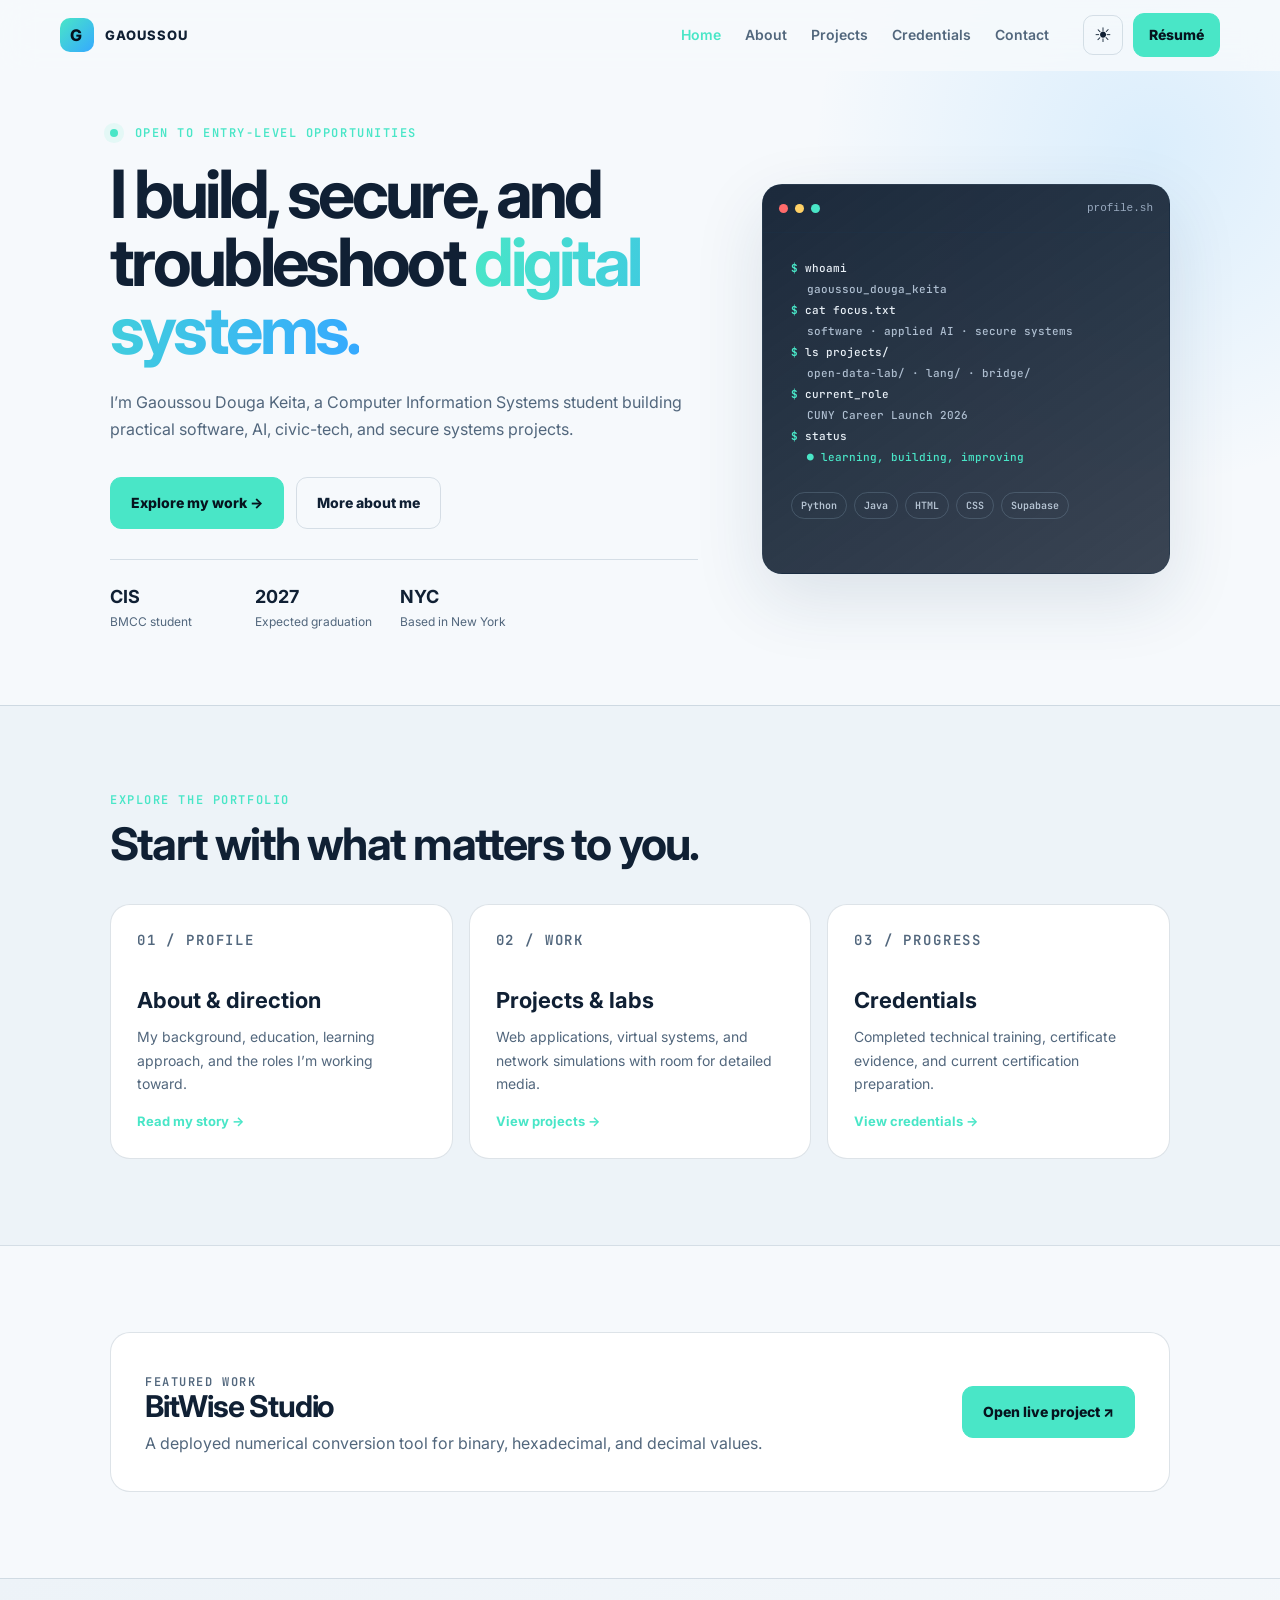
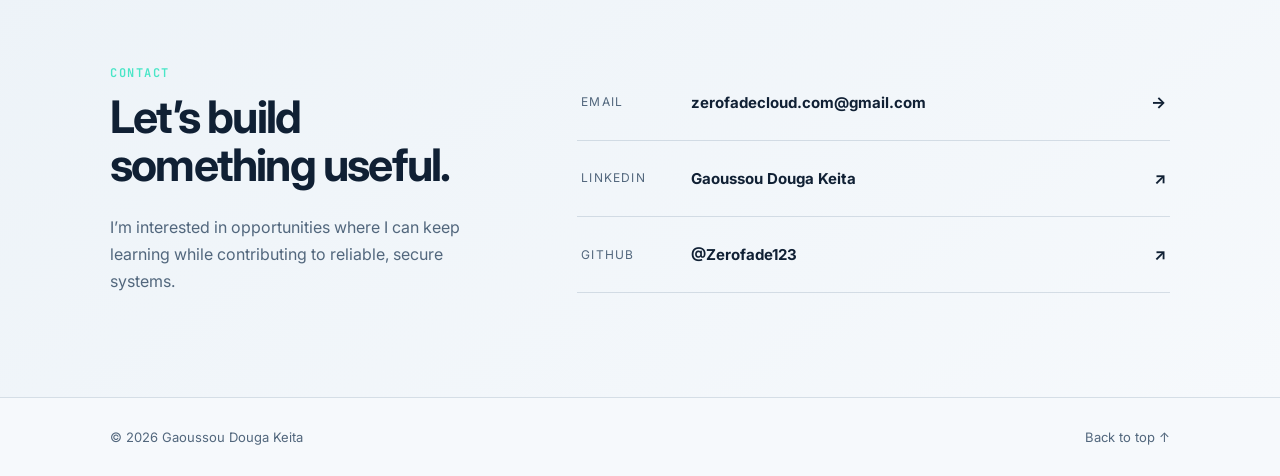
<file: index.html>
<!doctype html><html lang="en"><head><meta charset="utf-8"><meta name="viewport" content="width=device-width,initial-scale=1"><meta name="description" content="Portfolio of Gaoussou Douga Keita, a CIS student focused on networking, cybersecurity, Linux, and IT support."><meta name="theme-color" content="#07111f"><meta property="og:title" content="Gaoussou Douga Keita | Cybersecurity & Networking"><meta property="og:description" content="Hands-on networking, cybersecurity, Linux, and web projects."><meta property="og:type" content="website"><meta property="og:url" content="https://www.zerofadecloud.com/"><title>Gaoussou Douga Keita | Cybersecurity & Networking</title><link rel="preconnect" href="https://fonts.googleapis.com"><link rel="preconnect" href="https://fonts.gstatic.com" crossorigin><link href="https://fonts.googleapis.com/css2?family=Inter:wght@400;500;600;700;800&family=JetBrains+Mono:wght@500;600&display=swap" rel="stylesheet"><link rel="stylesheet" href="Zerofade.css?v=07d5b0f"><link rel="stylesheet" href="refinements.css?v=07d5b0f"><link rel="stylesheet" href="multipage.css?v=07d5b0f"><script src="Script.js?v=07d5b0f" defer></script></head><body><a class="skip-link" href="#main-content">Skip to content</a>
<header class="site-header" id="top"><div class="nav-wrap"><a class="brand" href="index.html" aria-label="Gaoussou Douga Keita, home"><span class="brand-mark">G</span><span>Gaoussou</span></a><button class="nav-toggle" id="nav-toggle" type="button" aria-expanded="false" aria-controls="main-nav"><span class="sr-only">Open navigation</span><span></span><span></span><span></span></button><nav class="nav" id="main-nav" aria-label="Primary navigation"><a href="index.html" aria-current="page">Home</a><a href="about.html">About</a><a href="projects.html">Projects</a><a href="credentials.html">Credentials</a><a href="#contact">Contact</a></nav><div class="nav-actions"><button class="icon-button" id="theme-toggle" type="button" aria-label="Switch theme">☾</button><a class="button button-small" href="resume.html">Résumé</a></div></div></header>
<main id="main-content"><section class="hero" aria-labelledby="hero-title"><div class="hero-glow" aria-hidden="true"></div><div class="shell hero-grid"><div class="hero-copy reveal"><p class="eyebrow"><span class="status-dot"></span> Open to entry-level opportunities</p><h1 id="hero-title">I build, secure, and troubleshoot <span>digital systems.</span></h1><p class="hero-lead">I’m Gaoussou Douga Keita, a Computer Information Systems student building practical software, AI, civic-tech, and secure systems projects.</p><div class="button-row"><a class="button" href="projects.html">Explore my work →</a><a class="button button-ghost" href="about.html">More about me</a></div><ul class="quick-facts"><li><strong>CIS</strong><span>BMCC student</span></li><li><strong>2027</strong><span>Expected graduation</span></li><li><strong>NYC</strong><span>Based in New York</span></li></ul></div><div class="hero-panel terminal-panel reveal"><div class="panel-top"><span></span><span></span><span></span><code>profile.sh</code></div><div class="terminal" aria-hidden="true"><p><b>$</b> whoami</p><p class="output">gaoussou_douga_keita</p><p><b>$</b> cat focus.txt</p><p class="output">software · applied AI · secure systems</p><p><b>$</b> ls projects/</p><p class="output">open-data-lab/ · lang/ · bridge/</p><p><b>$</b> current_role</p><p class="output">CUNY Career Launch 2026</p><p><b>$</b> status</p><p class="success">● learning, building, improving</p></div><div class="terminal-summary"><span>Python</span><span>Java</span><span>HTML</span><span>CSS</span><span>Supabase</span></div></div></div></section>
<section class="section section-alt"><div class="shell reveal"><p class="section-kicker">Explore the portfolio</p><h2>Start with what matters to you.</h2><div class="overview-grid"><a class="overview-card" href="about.html"><p class="project-number">01 / Profile</p><h3>About & direction</h3><p>My background, education, learning approach, and the roles I’m working toward.</p><b>Read my story →</b></a><a class="overview-card" href="projects.html"><p class="project-number">02 / Work</p><h3>Projects & labs</h3><p>Web applications, virtual systems, and network simulations with room for detailed media.</p><b>View projects →</b></a><a class="overview-card" href="credentials.html"><p class="project-number">03 / Progress</p><h3>Credentials</h3><p>Completed technical training, certificate evidence, and current certification preparation.</p><b>View credentials →</b></a></div></div></section>
<section class="section"><div class="shell reveal"><div class="compact-contact"><div><p class="section-kicker">Featured work</p><h2>BitWise Studio</h2><p>A deployed numerical conversion tool for binary, hexadecimal, and decimal values.</p></div><a class="button" href="https://bitwise-studio.zerofadecloud.com" target="_blank" rel="noopener noreferrer">Open live project ↗</a></div></div></section>
<section class="section contact-section" id="contact"><div class="shell contact-grid reveal"><div><p class="section-kicker">Contact</p><h2>Let’s build something useful.</h2><p>I’m interested in opportunities where I can keep learning while contributing to reliable, secure systems.</p></div><div class="contact-links"><a href="mailto:zerofadecloud.com@gmail.com"><span>Email</span><strong>zerofadecloud.com@gmail.com</strong><b>→</b></a><a href="https://www.linkedin.com/in/gaoussou-douga-keita-6548b4396" target="_blank" rel="noopener noreferrer"><span>LinkedIn</span><strong>Gaoussou Douga Keita</strong><b>↗</b></a><a href="https://github.com/Zerofade123" target="_blank" rel="noopener noreferrer"><span>GitHub</span><strong>@Zerofade123</strong><b>↗</b></a></div></div></section></main><footer><div class="shell"><p>© <span id="year">2026</span> Gaoussou Douga Keita</p><a href="#top">Back to top ↑</a></div></footer></body></html>
</file>
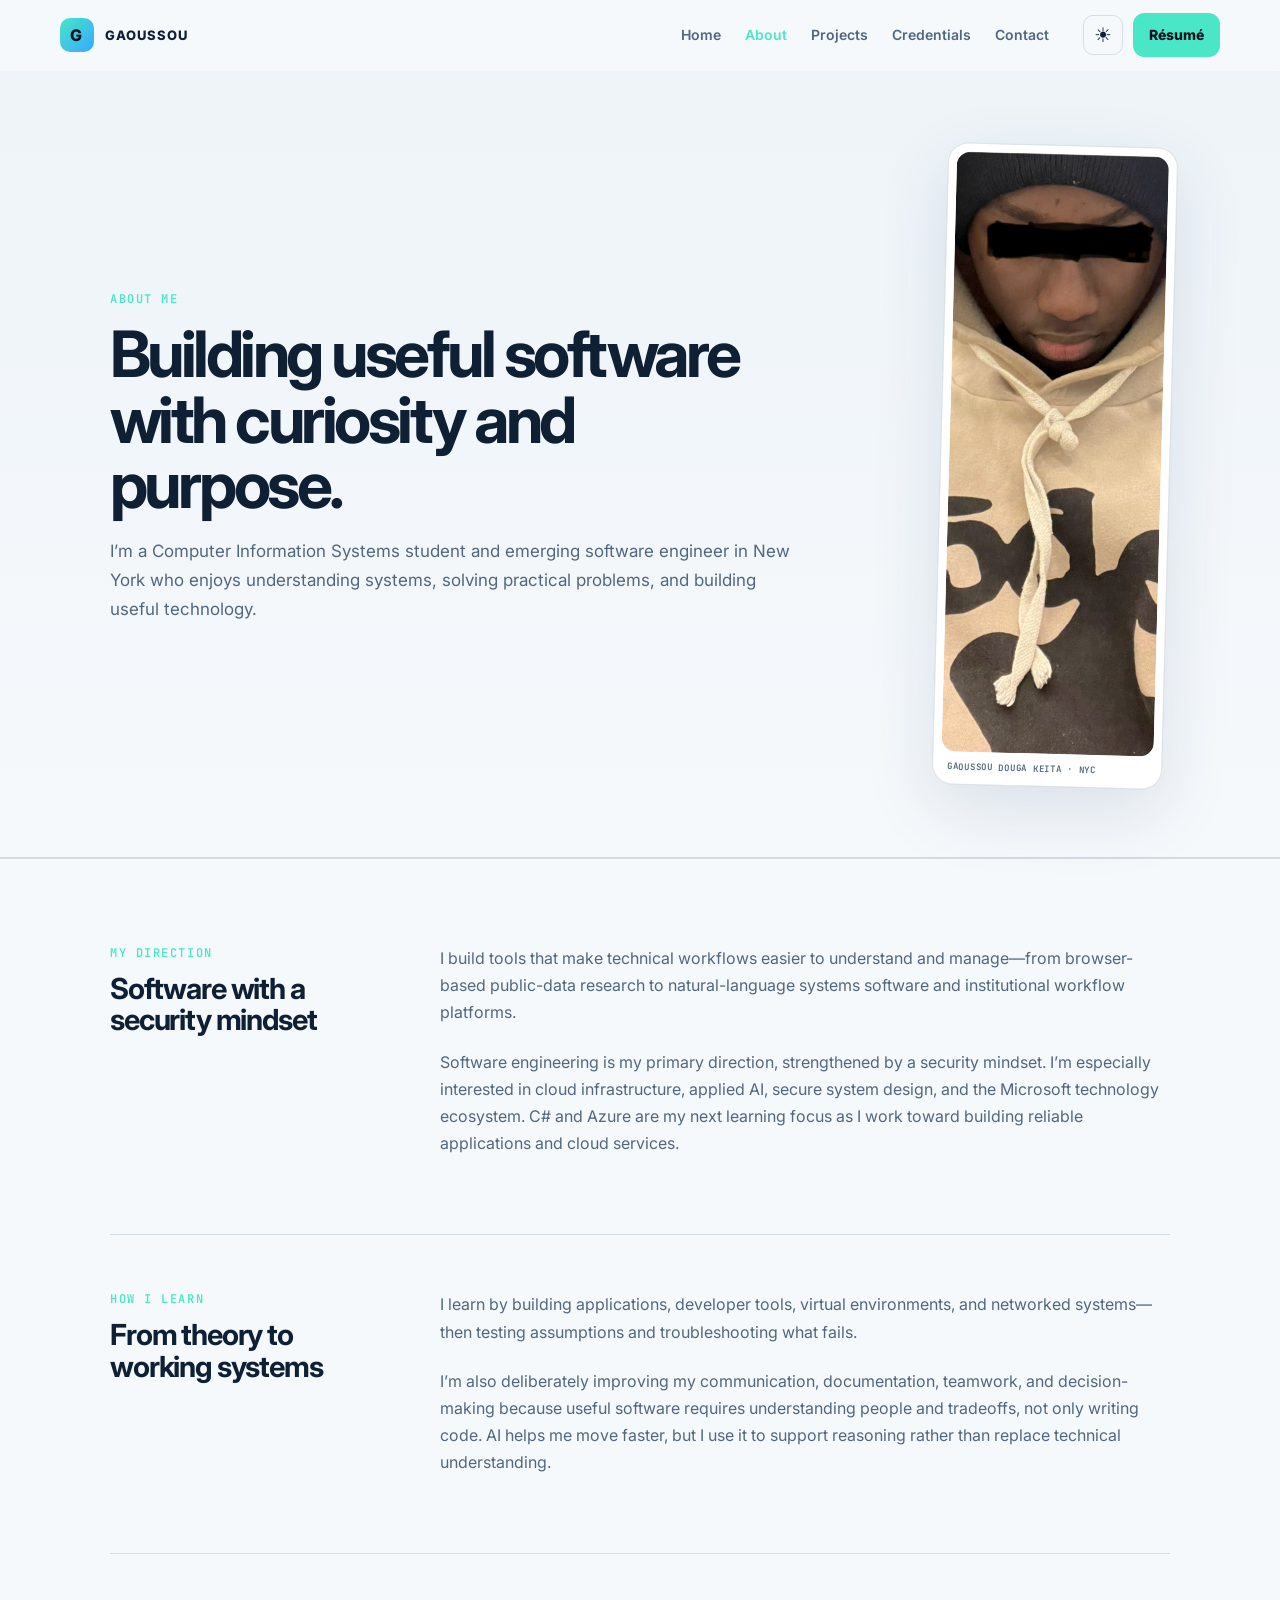
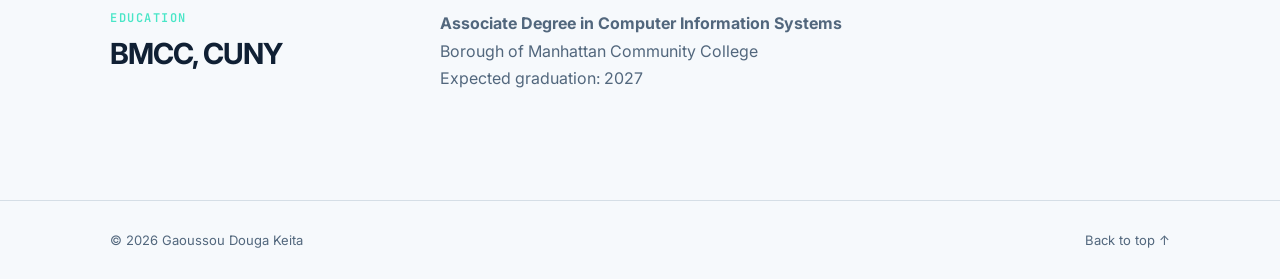
<file: about.html>
<!doctype html><html lang="en"><head><meta charset="utf-8"><meta name="viewport" content="width=device-width,initial-scale=1"><meta name="description" content="Learn about Gaoussou Douga Keita's path in software engineering, cloud systems, applied AI, and cybersecurity."><title>About | Gaoussou Douga Keita</title><link rel="preconnect" href="https://fonts.googleapis.com"><link rel="preconnect" href="https://fonts.gstatic.com" crossorigin><link href="https://fonts.googleapis.com/css2?family=Inter:wght@400;500;600;700;800&family=JetBrains+Mono:wght@500;600&display=swap" rel="stylesheet"><link rel="stylesheet" href="Zerofade.css?v=07d5b0f"><link rel="stylesheet" href="refinements.css?v=07d5b0f"><link rel="stylesheet" href="multipage.css?v=07d5b0f"><script src="Script.js?v=07d5b0f" defer></script></head><body><a class="skip-link" href="#main-content">Skip to content</a>
<header class="site-header" id="top"><div class="nav-wrap"><a class="brand" href="index.html"><span class="brand-mark">G</span><span>Gaoussou</span></a><button class="nav-toggle" id="nav-toggle" type="button" aria-expanded="false" aria-controls="main-nav"><span class="sr-only">Open navigation</span><span></span><span></span><span></span></button><nav class="nav" id="main-nav" aria-label="Primary navigation"><a href="index.html">Home</a><a href="about.html" aria-current="page">About</a><a href="projects.html">Projects</a><a href="credentials.html">Credentials</a><a href="index.html#contact">Contact</a></nav><div class="nav-actions"><button class="icon-button" id="theme-toggle" type="button" aria-label="Switch theme">☾</button><a class="button button-small" href="resume.html">Résumé</a></div></div></header>
<main id="main-content"><section class="page-hero about-hero"><div class="shell about-hero-grid reveal"><div><p class="section-kicker">About me</p><h1>Building useful software with curiosity and purpose.</h1><p>I’m a Computer Information Systems student and emerging software engineer in New York who enjoys understanding systems, solving practical problems, and building useful technology.</p></div><figure class="about-portrait"><img src="Zerofade no background.jpeg" alt="Portrait of Gaoussou Douga Keita" width="400" height="600"><figcaption>Gaoussou Douga Keita · NYC</figcaption></figure></div></section><section class="section"><div class="shell content-stack reveal"><article class="content-row"><div><p class="section-kicker">My direction</p><h2>Software with a security mindset</h2></div><div class="prose"><p>I build tools that make technical workflows easier to understand and manage—from browser-based public-data research to natural-language systems software and institutional workflow platforms.</p><p>Software engineering is my primary direction, strengthened by a security mindset. I’m especially interested in cloud infrastructure, applied AI, secure system design, and the Microsoft technology ecosystem. C# and Azure are my next learning focus as I work toward building reliable applications and cloud services.</p></div></article><article class="content-row"><div><p class="section-kicker">How I learn</p><h2>From theory to working systems</h2></div><div class="prose"><p>I learn by building applications, developer tools, virtual environments, and networked systems—then testing assumptions and troubleshooting what fails.</p><p>I’m also deliberately improving my communication, documentation, teamwork, and decision-making because useful software requires understanding people and tradeoffs, not only writing code. AI helps me move faster, but I use it to support reasoning rather than replace technical understanding.</p></div></article><article class="content-row"><div><p class="section-kicker">Education</p><h2>BMCC, CUNY</h2></div><div class="prose"><p><strong>Associate Degree in Computer Information Systems</strong><br>Borough of Manhattan Community College<br>Expected graduation: 2027</p></div></article></div></section></main><footer><div class="shell"><p>© <span id="year">2026</span> Gaoussou Douga Keita</p><a href="#top">Back to top ↑</a></div></footer></body></html>
</file>
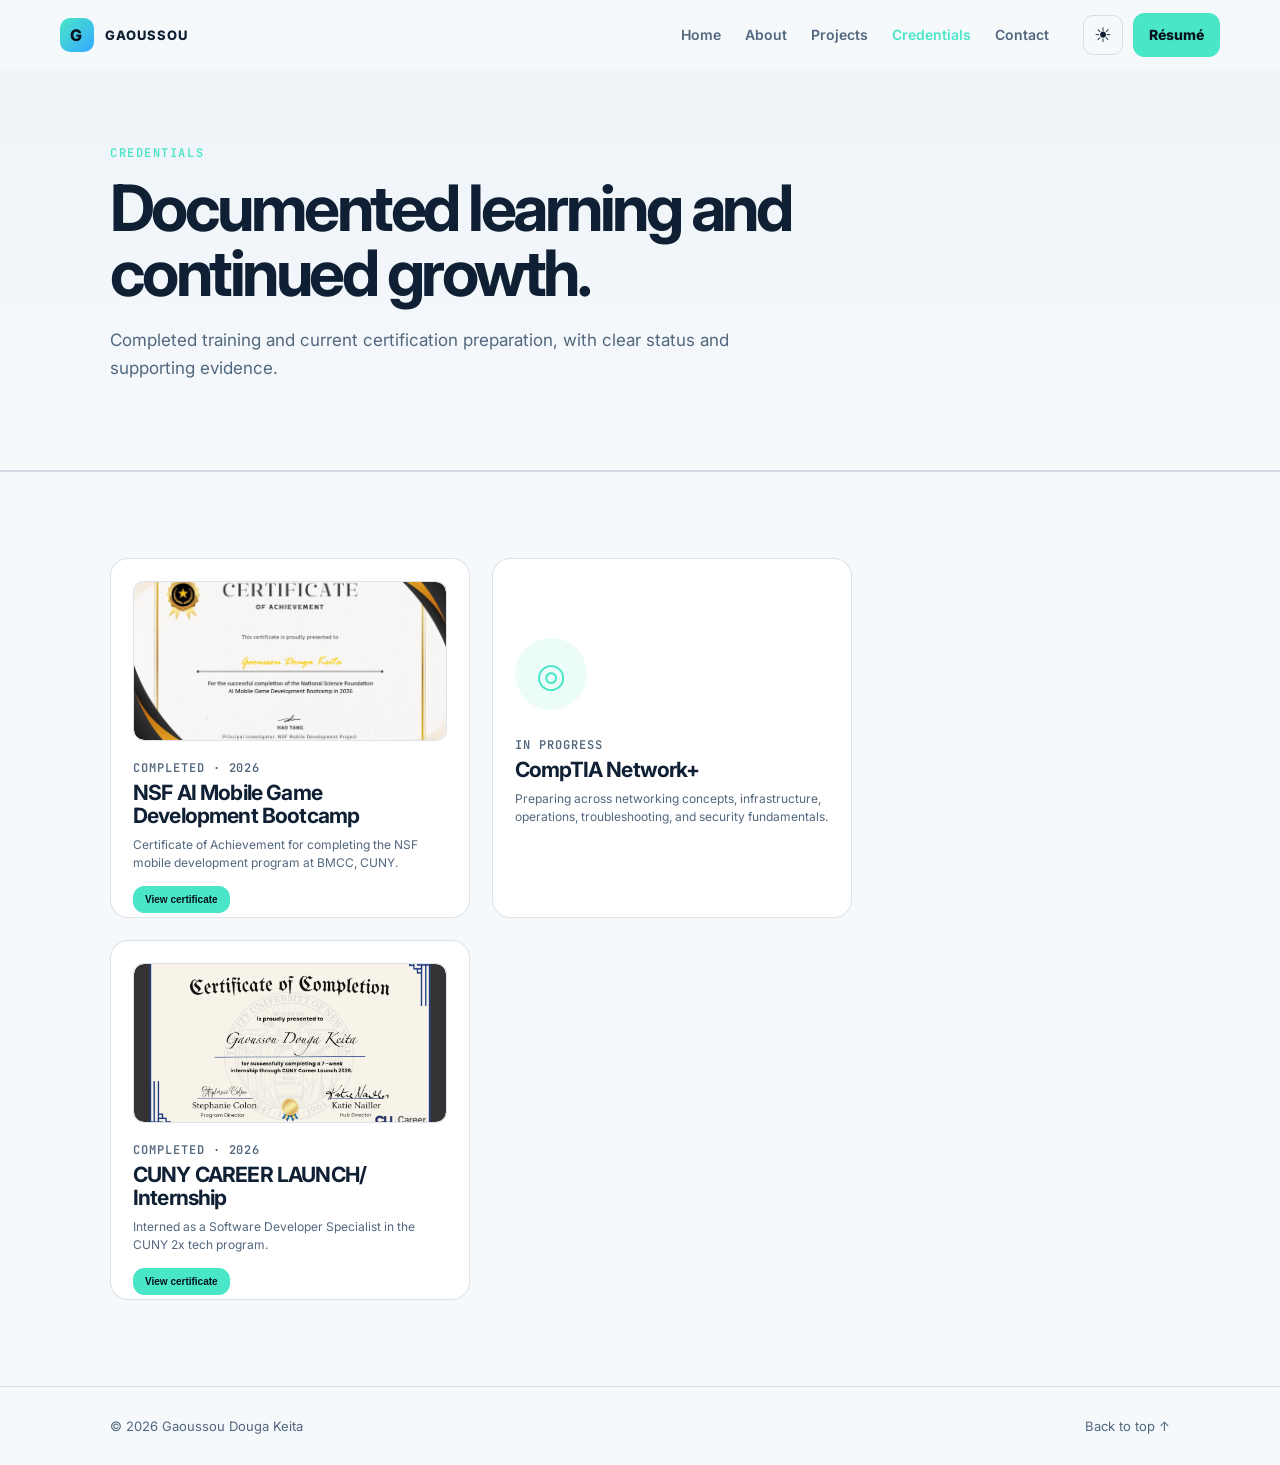
<file: credentials.html>
<!doctype html><html lang="en"><head><meta charset="utf-8"><meta name="viewport" content="width=device-width,initial-scale=1"><meta name="description" content="Certifications and technical training completed by Gaoussou Douga Keita."><title>Credentials | Gaoussou Douga Keita</title><link rel="preconnect" href="https://fonts.googleapis.com"><link rel="preconnect" href="https://fonts.gstatic.com" crossorigin><link href="https://fonts.googleapis.com/css2?family=Inter:wght@400;500;600;700;800&family=JetBrains+Mono:wght@500;600&display=swap" rel="stylesheet"><link rel="stylesheet" href="Zerofade.css?v=07d5b0f"><link rel="stylesheet" href="refinements.css?v=07d5b0f"><link rel="stylesheet" href="multipage.css?v=07d5b0f"><script src="Script.js?v=07d5b0f" defer></script></head><body><a class="skip-link" href="#main-content">Skip to content</a>
<header class="site-header" id="top"><div class="nav-wrap"><a class="brand" href="index.html"><span class="brand-mark">G</span><span>Gaoussou</span></a><button class="nav-toggle" id="nav-toggle" type="button" aria-expanded="false" aria-controls="main-nav"><span class="sr-only">Open navigation</span><span></span><span></span><span></span></button><nav class="nav" id="main-nav"><a href="index.html">Home</a><a href="about.html">About</a><a href="projects.html">Projects</a><a href="credentials.html" aria-current="page">Credentials</a><a href="index.html#contact">Contact</a></nav><div class="nav-actions"><button class="icon-button" id="theme-toggle" type="button" aria-label="Switch theme">☾</button><a class="button button-small" href="resume.html">Résumé</a></div></div></header>
<main id="main-content"><section class="page-hero"><div class="shell reveal"><p class="section-kicker">Credentials</p><h1>Documented learning and continued growth.</h1><p>Completed training and current certification preparation, with clear status and supporting evidence.</p></div></section><section class="section"><div class="shell credentials-page-grid reveal" id="credentials-grid" aria-live="polite"><p class="content-loading">Loading credentials…</p></div><noscript><p class="content-error">JavaScript is required to display credentials.</p></noscript></section></main><footer><div class="shell"><p>© <span id="year">2026</span> Gaoussou Douga Keita</p><a href="#top">Back to top ↑</a></div></footer><dialog class="media-dialog" id="certificate-dialog" aria-labelledby="certificate-title"><div class="dialog-bar"><div><p class="credential-type" id="certificate-meta">Certificate</p><h2 id="certificate-title">Credential</h2></div><button class="dialog-close" type="button" data-dialog-close aria-label="Close certificate viewer">×</button></div><div class="dialog-media"><img id="certificate-image" src="AI mobile game developement CERT.jpeg" alt="Certificate awarded to Gaoussou Douga Keita" width="1284" height="965"></div><div class="dialog-actions"><p id="certificate-issuer"></p><a class="button button-small" id="certificate-download" href="AI mobile game developement CERT.jpeg" download>Download image</a></div></dialog></body></html>
</file>
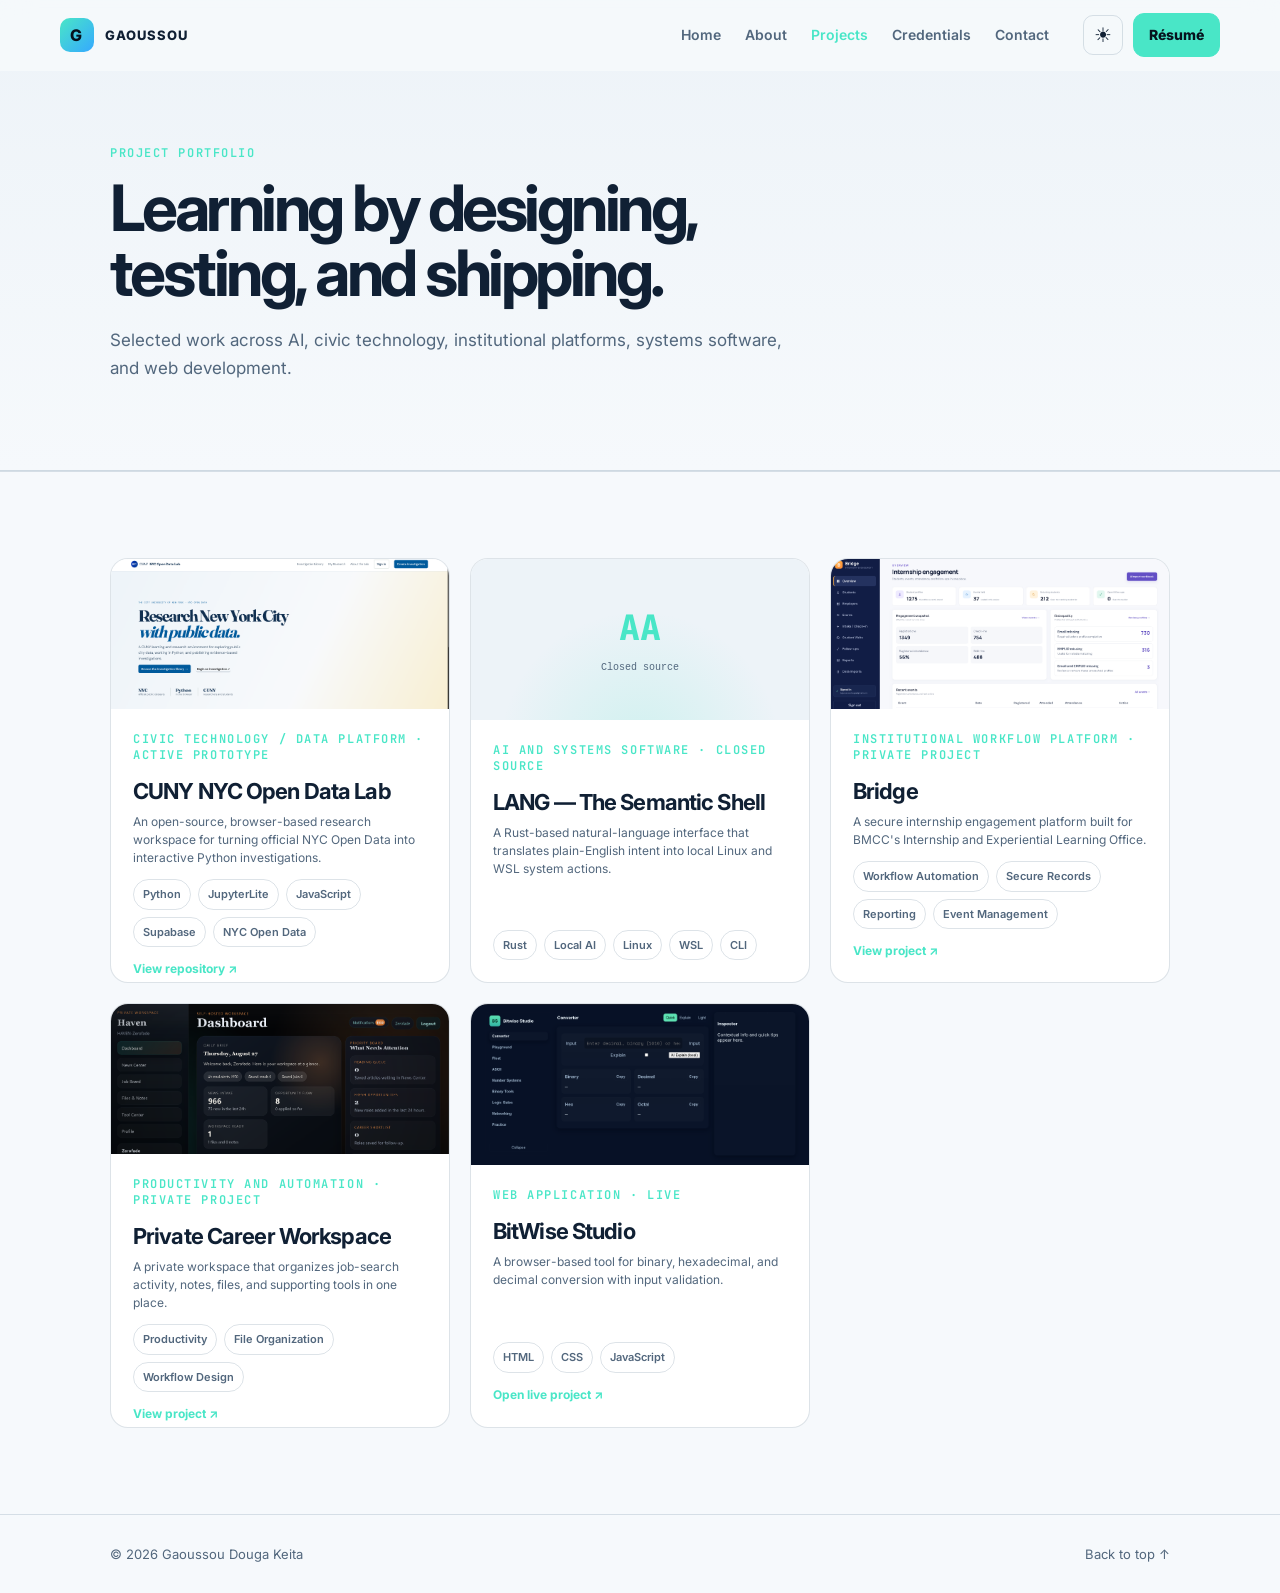
<file: projects.html>
<!doctype html><html lang="en"><head><meta charset="utf-8"><meta name="viewport" content="width=device-width,initial-scale=1"><meta name="description" content="Software, AI, civic technology, and systems projects by Gaoussou Douga Keita."><title>Projects | Gaoussou Douga Keita</title><link rel="preconnect" href="https://fonts.googleapis.com"><link rel="preconnect" href="https://fonts.gstatic.com" crossorigin><link href="https://fonts.googleapis.com/css2?family=Inter:wght@400;500;600;700;800&family=JetBrains+Mono:wght@500;600&display=swap" rel="stylesheet"><link rel="stylesheet" href="Zerofade.css?v=07d5b0f"><link rel="stylesheet" href="refinements.css?v=07d5b0f"><link rel="stylesheet" href="multipage.css?v=07d5b0f"><script src="Script.js?v=07d5b0f" defer></script></head><body><a class="skip-link" href="#main-content">Skip to content</a>
<header class="site-header" id="top"><div class="nav-wrap"><a class="brand" href="index.html"><span class="brand-mark">G</span><span>Gaoussou</span></a><button class="nav-toggle" id="nav-toggle" type="button" aria-expanded="false" aria-controls="main-nav"><span class="sr-only">Open navigation</span><span></span><span></span><span></span></button><nav class="nav" id="main-nav"><a href="index.html">Home</a><a href="about.html">About</a><a href="projects.html" aria-current="page">Projects</a><a href="credentials.html">Credentials</a><a href="index.html#contact">Contact</a></nav><div class="nav-actions"><button class="icon-button" id="theme-toggle" type="button" aria-label="Switch theme">☾</button><a class="button button-small" href="resume.html">Résumé</a></div></div></header>
<main id="main-content"><section class="page-hero"><div class="shell reveal"><p class="section-kicker">Project portfolio</p><h1>Learning by designing, testing, and shipping.</h1><p>Selected work across AI, civic technology, institutional platforms, systems software, and web development.</p></div></section><section class="section"><div class="shell project-page-grid reveal" id="projects-grid" aria-live="polite"><p class="content-loading">Loading projects…</p></div><noscript><p class="content-error">JavaScript is required to display the project collection.</p></noscript></section></main><footer><div class="shell"><p>© <span id="year">2026</span> Gaoussou Douga Keita</p><a href="#top">Back to top ↑</a></div></footer></body></html>
</file>
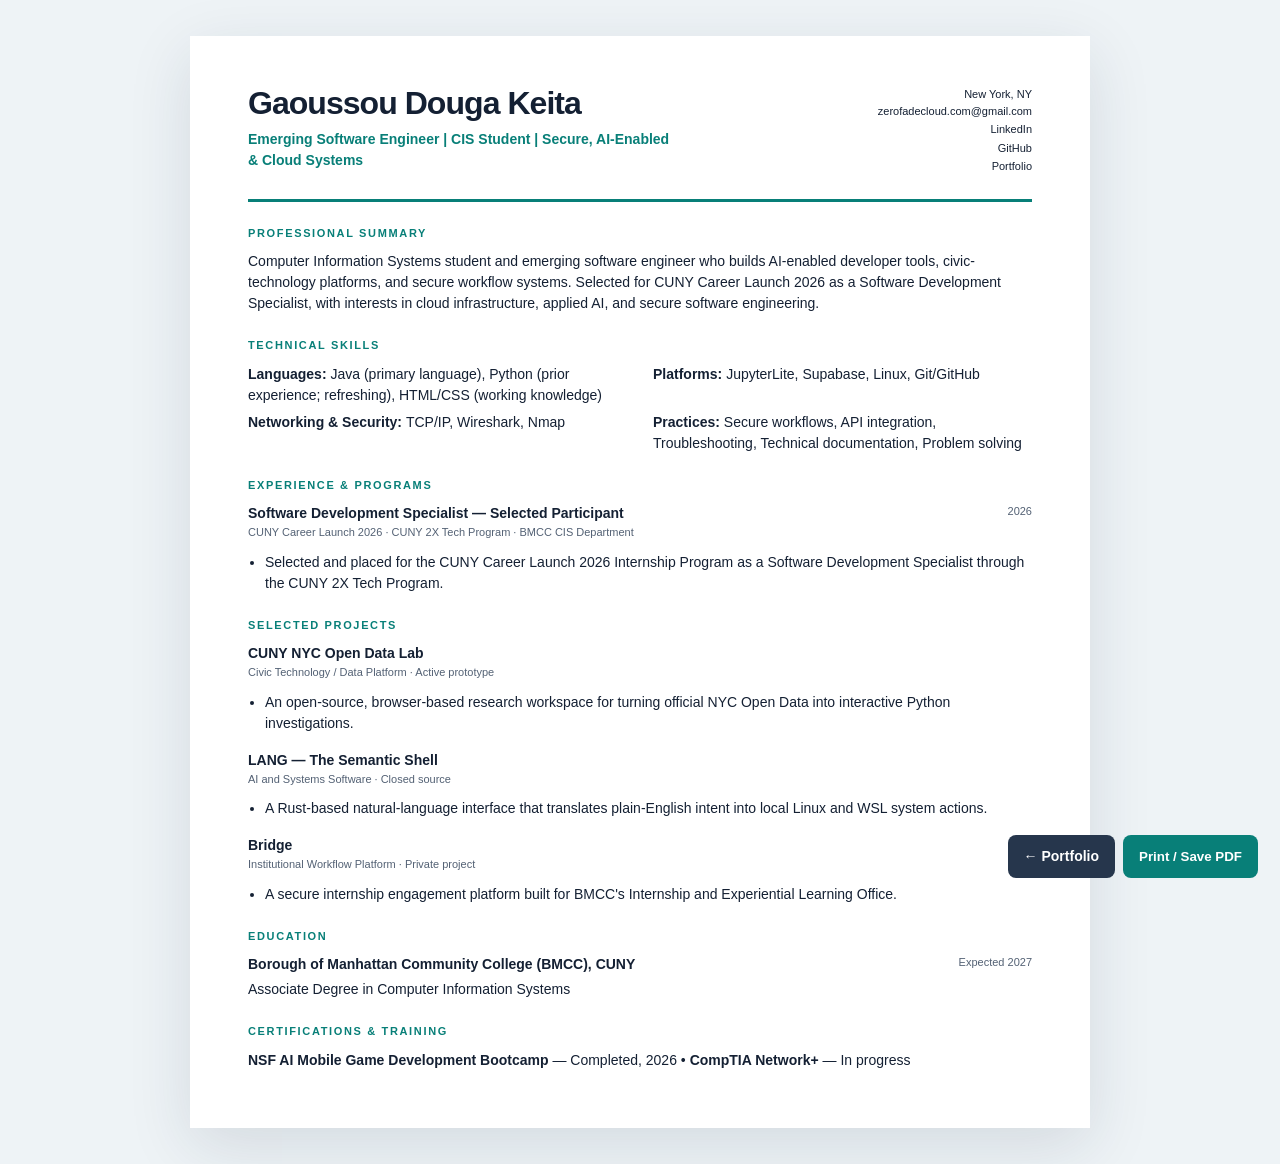
<file: resume.html>
<!doctype html><html lang="en"><head><meta charset="utf-8"><meta name="viewport" content="width=device-width,initial-scale=1"><meta name="description" content="Résumé of Gaoussou Douga Keita, CIS student and software development specialist."><title>Gaoussou Douga Keita | Résumé</title><script src="Resume.js?v=resume-one-page-2" defer></script><style>
:root{--ink:#142033;--muted:#536174;--accent:#087f78;--line:#d9e1e8;--paper:#fff;--back:#eef3f6}*{box-sizing:border-box}body{margin:0;background:var(--back);color:var(--ink);font:14px/1.5 Arial,sans-serif}.page{width:min(900px,calc(100% - 32px));margin:36px auto;background:var(--paper);padding:50px 58px;box-shadow:0 18px 60px rgba(22,43,67,.12)}header{display:grid;grid-template-columns:1.15fr .85fr;gap:28px;padding-bottom:22px;border-bottom:3px solid var(--accent)}h1{margin:0;font-size:32px;line-height:1.1;letter-spacing:-.03em}.headline{margin:8px 0 0;color:var(--accent);font-weight:700}.contact{text-align:right;font-size:11px}.contact a{display:block;color:var(--ink);text-decoration:none;margin-bottom:2px}section{margin-top:23px}h2{font-size:11px;text-transform:uppercase;letter-spacing:.15em;color:var(--accent);margin:0 0 10px}p{margin:0 0 7px}.skills{display:grid;grid-template-columns:1fr 1fr;gap:6px 26px}.skills p{margin:0}.item{margin:0 0 16px}.item-head{display:flex;justify-content:space-between;gap:18px;margin-bottom:4px}.item-head h3{font-size:14px;margin:0}.item-head span{color:var(--muted);font-size:11px;white-space:nowrap}ul{margin:4px 0 0;padding-left:17px}li{margin-bottom:3px}.project-meta{color:var(--muted);font-size:11px}.actions{position:fixed;right:22px;bottom:22px;display:flex;gap:8px}.actions a,.actions button{border:0;border-radius:8px;padding:11px 16px;font-weight:700;cursor:pointer;text-decoration:none;background:var(--accent);color:#fff}.actions a{background:#26364c}.loading,.error{padding:16px;border:1px dashed var(--line);color:var(--muted)}.error{color:#a52b2b}@media(max-width:700px){.page{width:100%;margin:0;padding:32px 23px;box-shadow:none}header{grid-template-columns:1fr}.contact{text-align:left}.skills{grid-template-columns:1fr}.item-head{display:block}.actions{position:static;padding:18px 24px;background:var(--back);justify-content:center}}@media print{@page{size:letter;margin:.35in}body{background:#fff;font-size:9.25pt;line-height:1.32}.page{width:auto;margin:0;padding:0;box-shadow:none}.actions{display:none}header{padding-bottom:10px;gap:20px}h1{font-size:24pt}.headline{margin-top:5px}.contact{font-size:8pt}section{margin-top:10px}h2{margin-bottom:6px}.skills{gap:3px 22px}.item{margin-bottom:7px}.item-head{margin-bottom:2px}ul{margin-top:2px}li{margin-bottom:1px}a{color:inherit;text-decoration:none}}
</style></head><body><main class="page" id="resume"><p class="loading">Loading résumé…</p></main><div class="actions"><a href="index.html">← Portfolio</a><button type="button" onclick="window.print()">Print / Save PDF</button></div></body></html>
</file>
<file: Zerofade.css>
:root{--bg:#07111f;--bg2:#0b1728;--panel:#0f1e31;--text:#e9f0f7;--muted:#9aabc0;--line:rgba(160,190,215,.16);--accent:#49e6c7;--accent2:#35a9ff;--shadow:0 24px 70px rgba(0,0,0,.28);--radius:20px;color-scheme:dark}*{box-sizing:border-box}html{scroll-behavior:smooth;scroll-padding-top:90px}body{margin:0;background:var(--bg);color:var(--text);font:400 16px/1.7 Inter,system-ui,sans-serif;-webkit-font-smoothing:antialiased}body.light{--bg:#f6f9fc;--bg2:#edf3f8;--panel:#fff;--text:#102034;--muted:#52677d;--line:rgba(20,60,90,.14);--shadow:0 24px 70px rgba(26,57,88,.12);color-scheme:light}a{color:inherit}img{max-width:100%;display:block}button,a{-webkit-tap-highlight-color:transparent}.shell{width:min(1160px,calc(100% - 40px));margin:auto}.sr-only{position:absolute;width:1px;height:1px;padding:0;margin:-1px;overflow:hidden;clip:rect(0,0,0,0);white-space:nowrap;border:0}.skip-link{position:fixed;left:16px;top:-80px;background:var(--accent);color:#07111f;padding:10px 16px;z-index:1000;font-weight:800;text-decoration:none;border-radius:8px}.skip-link:focus{top:16px}.site-header{position:fixed;inset:0 0 auto;z-index:100;background:rgba(7,17,31,.8);border-bottom:1px solid transparent;backdrop-filter:blur(16px);transition:.25s}.light .site-header{background:rgba(246,249,252,.85)}.site-header.scrolled{border-color:var(--line)}.nav-wrap{width:min(1240px,calc(100% - 40px));height:76px;margin:auto;display:flex;align-items:center;gap:34px}.brand{display:flex;align-items:center;gap:11px;text-decoration:none;font-weight:800;text-transform:uppercase;letter-spacing:.08em;font-size:13px}.brand-mark{display:grid;place-items:center;width:34px;height:34px;background:linear-gradient(135deg,var(--accent),var(--accent2));color:#06111d;border-radius:10px;font:800 16px Inter}.nav{display:flex;gap:28px;margin-left:auto}.nav a{color:var(--muted);font-size:14px;font-weight:600;text-decoration:none;transition:.2s}.nav a:hover,.nav a:focus-visible{color:var(--accent)}.nav-actions{display:flex;align-items:center;gap:10px}.icon-button{width:40px;height:40px;border:1px solid var(--line);border-radius:10px;background:transparent;color:var(--text);font-size:20px;cursor:pointer}.button{display:inline-flex;align-items:center;justify-content:center;gap:10px;border:1px solid var(--accent);border-radius:11px;padding:13px 20px;background:var(--accent);color:#06131e;text-decoration:none;font-weight:800;font-size:14px;transition:transform .2s,box-shadow .2s}.button:hover{transform:translateY(-2px);box-shadow:0 12px 32px rgba(73,230,199,.2)}.button-small{padding:9px 15px}.button-ghost{background:transparent;color:var(--text);border-color:var(--line)}.nav-toggle{display:none;border:0;background:none;padding:8px;cursor:pointer}.nav-toggle>span:not(.sr-only){display:block;width:23px;height:2px;margin:5px;background:var(--text);transition:.2s}.hero{position:relative;overflow:hidden;padding:150px 0 90px;min-height:760px;display:flex;align-items:center}.hero-glow{position:absolute;width:700px;height:700px;right:-220px;top:-200px;background:radial-gradient(circle,rgba(53,169,255,.14),transparent 68%);pointer-events:none}.hero-grid{display:grid;grid-template-columns:1.1fr .9fr;align-items:center;gap:80px}.eyebrow,.section-kicker,.project-number{font:600 12px JetBrains Mono,monospace;text-transform:uppercase;letter-spacing:.13em;color:var(--accent)}.status-dot{display:inline-block;width:8px;height:8px;margin-right:8px;background:var(--accent);border-radius:50%;box-shadow:0 0 0 6px rgba(73,230,199,.1)}h1,h2,h3,p{margin-top:0}h1{font-size:clamp(48px,6.3vw,82px);line-height:1.02;letter-spacing:-.055em;margin:24px 0 28px;max-width:850px}h1 span{color:transparent;background:linear-gradient(100deg,var(--accent),var(--accent2));background-clip:text;-webkit-background-clip:text}h2{font-size:clamp(34px,4vw,54px);line-height:1.08;letter-spacing:-.04em;margin:10px 0 30px}h3{font-size:22px;line-height:1.25}.hero-lead{font-size:18px;color:var(--muted);max-width:680px}.button-row{display:flex;gap:12px;margin-top:34px}.quick-facts{display:flex;list-style:none;padding:28px 0 0;margin:38px 0 0;border-top:1px solid var(--line)}.quick-facts li{display:flex;flex-direction:column;min-width:145px}.quick-facts strong{font-size:18px}.quick-facts span{font-size:12px;color:var(--muted)}.hero-panel{position:relative;background:linear-gradient(145deg,rgba(15,30,49,.95),rgba(10,23,40,.8));border:1px solid var(--line);border-radius:var(--radius);box-shadow:var(--shadow);overflow:hidden;min-height:490px}.panel-top{height:48px;border-bottom:1px solid var(--line);display:flex;align-items:center;gap:7px;padding:0 16px}.panel-top span{width:9px;height:9px;border-radius:50%;background:#ff6b6b}.panel-top span:nth-child(2){background:#ffd166}.panel-top span:nth-child(3){background:var(--accent)}.panel-top code{margin-left:auto;color:var(--muted);font-size:11px}.terminal{padding:24px;font:500 12px/1.55 JetBrains Mono,monospace}.terminal p{margin-bottom:3px}.terminal b{color:var(--accent)}.terminal .output{color:var(--muted);margin:0 0 14px 16px}.terminal .success{color:var(--accent);margin-left:16px}.profile-image-wrap{position:absolute;right:-10px;bottom:-90px;width:64%;opacity:.74;mask-image:linear-gradient(to bottom,#000 65%,transparent 96%)}.section{padding:110px 0;border-top:1px solid var(--line)}.section-alt{background:var(--bg2)}.two-column{display:grid;grid-template-columns:.9fr 1.1fr;gap:100px}.prose{color:var(--muted);font-size:18px;padding-top:36px}.prose p{margin-bottom:22px}.skills-grid{display:grid;grid-template-columns:repeat(3,1fr);gap:18px;margin-top:50px}.skill-card,.project-card{background:var(--panel);border:1px solid var(--line);border-radius:var(--radius);transition:transform .25s,border-color .25s}.skill-card{padding:28px;min-height:300px}.skill-card:hover,.project-card:hover{transform:translateY(-5px);border-color:rgba(73,230,199,.45)}.skill-card>span{font:600 12px JetBrains Mono;color:var(--accent)}.skill-card h3{margin:50px 0 14px}.skill-card p,.project-card p,.section-heading>p,.section-note{color:var(--muted)}.tags{display:flex;gap:7px;flex-wrap:wrap;margin-top:25px}.tags em{font-style:normal;font-size:11px;font-weight:600;color:var(--muted);padding:5px 9px;border:1px solid var(--line);border-radius:99px}.section-heading{display:flex;justify-content:space-between;align-items:end;gap:60px}.section-heading>p{max-width:370px}.projects-grid{display:grid;grid-template-columns:repeat(2,1fr);gap:18px;margin-top:45px}.project-card{overflow:hidden}.project-card.featured{grid-column:1/-1;display:grid;grid-template-columns:1.05fr .95fr}.project-visual{min-height:390px;overflow:hidden}.project-visual img{width:100%;height:100%;object-fit:cover;filter:saturate(.72) contrast(1.04);transition:transform .5s}.project-card:hover .project-visual img{transform:scale(1.025)}.project-body{padding:34px}.featured .project-body{padding:48px}.project-body h3{font-size:27px;margin:10px 0 15px}.text-link{display:inline-block;margin-top:28px;color:var(--accent);font-weight:700;text-decoration:none}.credential{display:flex;align-items:center;justify-content:space-between;background:var(--panel);border:1px solid var(--line);border-radius:16px;padding:25px 28px;max-width:850px;margin-top:42px}.credential>div{display:flex;align-items:center;gap:20px}.credential h3,.credential p{margin:0}.credential p{color:var(--muted);font-size:14px}.credential-icon{display:grid;place-items:center;width:50px;height:50px;border-radius:50%;background:rgba(73,230,199,.1);color:var(--accent);font-size:26px}.status{font-size:12px;font-weight:800;color:#ffd166;padding:7px 11px;border:1px solid rgba(255,209,102,.3);border-radius:99px}.section-note{margin-top:18px;font-size:13px}.contact-section{background:linear-gradient(145deg,var(--bg2),var(--bg))}.contact-grid{display:grid;grid-template-columns:.8fr 1.2fr;gap:100px}.contact-grid>div>p:last-child{color:var(--muted);font-size:18px}.contact-links a{display:grid;grid-template-columns:90px 1fr auto;align-items:center;gap:20px;padding:24px 4px;border-bottom:1px solid var(--line);text-decoration:none;transition:.2s}.contact-links a:hover{color:var(--accent);padding-left:10px}.contact-links span{font-size:12px;text-transform:uppercase;letter-spacing:.1em;color:var(--muted)}.contact-links strong{font-size:15px;overflow-wrap:anywhere}footer{padding:28px 0;border-top:1px solid var(--line);color:var(--muted);font-size:13px}footer .shell{display:flex;justify-content:space-between}footer p{margin:0}footer a{text-decoration:none}.reveal{opacity:0;transform:translateY(18px);transition:opacity .65s,transform .65s}.reveal.visible{opacity:1;transform:none}:focus-visible{outline:3px solid var(--accent);outline-offset:3px}@media(max-width:900px){.nav-toggle{display:block;margin-left:auto}.nav{display:none;position:absolute;top:76px;left:20px;right:20px;padding:20px;background:var(--panel);border:1px solid var(--line);border-radius:14px;box-shadow:var(--shadow);flex-direction:column;gap:6px}.nav.open{display:flex}.nav a{padding:10px}.nav-actions .button{display:none}.hero{padding-top:125px}.hero-grid,.two-column,.contact-grid{grid-template-columns:1fr;gap:45px}.hero-panel{min-height:440px}.skills-grid{grid-template-columns:1fr}.skill-card{min-height:auto}.skill-card h3{margin-top:25px}.section-heading{display:block}.projects-grid{grid-template-columns:1fr}.project-card.featured{grid-column:auto;grid-template-columns:1fr}.project-visual{min-height:280px}.section{padding:80px 0}}@media(max-width:560px){.shell,.nav-wrap{width:min(100% - 28px,1160px)}.nav-actions{display:none}.hero{min-height:auto;padding-bottom:65px}h1{font-size:44px}.hero-grid{gap:45px}.hero-panel{min-height:390px}.terminal{padding:18px}.quick-facts{display:grid;grid-template-columns:repeat(2,1fr);gap:18px}.quick-facts li{min-width:0}.button-row{flex-direction:column}.section{padding:68px 0}.two-column,.contact-grid{gap:20px}.prose{padding-top:0}.project-body,.featured .project-body{padding:26px}.credential{align-items:flex-start;gap:12px}.credential>div{align-items:flex-start}.status{white-space:nowrap}.contact-links a{grid-template-columns:70px 1fr auto;gap:10px}footer .shell{gap:15px;flex-direction:column}}@media(prefers-reduced-motion:reduce){html{scroll-behavior:auto}*,*:before,*:after{animation:none!important;transition:none!important}.reveal{opacity:1;transform:none}}
</file>
<file: refinements.css>
/* Scale and content refinements layered over the core visual system. */
.shell{width:min(1060px,calc(100% - 48px))}
.nav-wrap{width:min(1160px,calc(100% - 48px));height:70px}
.nav{gap:24px}
.hero{min-height:650px;padding:125px 0 72px}
.hero-grid{grid-template-columns:1.18fr .82fr;gap:64px}
h1{font-size:clamp(42px,5.2vw,68px);max-width:700px;margin:20px 0 24px}
h2{font-size:clamp(30px,3.5vw,45px);margin-bottom:24px}
.hero-lead{font-size:16px;max-width:610px}
.hero-panel{min-height:410px;max-width:410px;justify-self:end;width:100%}
.terminal{padding:20px;font-size:11px}
.profile-image-wrap{width:49%;right:12px;bottom:-64px;opacity:.68}
.quick-facts{padding-top:22px;margin-top:30px}
.section{padding:86px 0}
.two-column,.contact-grid{gap:72px}
.prose,.contact-grid>div>p:last-child{font-size:16px}
.skills-grid,.projects-grid{margin-top:36px}
.skill-card{padding:25px;min-height:260px}
.skill-card h3{margin-top:36px}
.project-visual{min-height:320px}
.project-body{padding:28px}
.featured .project-body{padding:38px}
.projects-grid{grid-template-columns:repeat(2,minmax(0,1fr))}
.credentials-grid{display:grid;gap:14px;margin-top:36px;max-width:900px}
.credentials-grid .credential{margin-top:0;max-width:none}
.credential-complete{display:grid;grid-template-columns:185px 1fr auto;align-items:center;gap:24px}
.certificate-preview{display:block;overflow:hidden;border:1px solid var(--line);border-radius:10px;background:#fff}
.certificate-preview img{width:100%;aspect-ratio:4/3;object-fit:cover;transition:transform .25s}
.certificate-preview:hover img{transform:scale(1.025)}
.credential-copy h3{margin:4px 0 5px;font-size:18px}
.credential-copy>p:not(.credential-type){margin:0;color:var(--muted);font-size:13px}
.credential-copy .text-link{margin-top:10px;font-size:12px}
.credential-type{margin:0;color:var(--accent);font:600 10px JetBrains Mono,monospace;text-transform:uppercase;letter-spacing:.08em}
.status.complete{color:var(--accent);border-color:rgba(73,230,199,.32)}
.terminal-panel{min-height:390px;color:#e9f0f7}.terminal-panel .terminal{padding:27px 28px 12px;color:#e9f0f7}.terminal-panel .terminal p{margin-bottom:4px}.terminal-panel .terminal .output{color:#aebed0}.terminal-panel .panel-top code{color:#9aabc0}.terminal-summary{display:flex;flex-wrap:wrap;gap:7px;padding:10px 28px 26px}.terminal-summary span{padding:6px 9px;border:1px solid rgba(160,190,215,.22);border-radius:999px;color:#b8c6d5;font:600 10px JetBrains Mono,monospace}.about-hero-grid{display:grid;grid-template-columns:1fr 230px;align-items:center;gap:70px;max-width:1060px!important;margin-left:auto!important}.about-portrait{margin:0;padding:8px;background:var(--panel);border:1px solid var(--line);border-radius:20px;box-shadow:var(--shadow);transform:rotate(1.5deg)}.about-portrait img{width:100%;aspect-ratio:4/5;object-fit:cover;object-position:50% 18%;border-radius:14px;filter:saturate(.88) contrast(1.04)}.about-portrait figcaption{padding:9px 6px 3px;color:var(--muted);font:600 9px JetBrains Mono,monospace;text-transform:uppercase;letter-spacing:.08em}
@media(max-width:900px){.nav{top:70px}.hero-grid{grid-template-columns:1fr}.hero-copy{max-width:720px}.hero-panel{justify-self:start;max-width:470px}.two-column,.contact-grid{gap:32px}.section{padding:72px 0}.credential-complete{grid-template-columns:155px 1fr}.credential-complete>.status{grid-column:2}.about-hero-grid{grid-template-columns:1fr 190px;gap:38px}}
@media(max-width:560px){.shell,.nav-wrap{width:min(100% - 36px,1060px)}.hero{padding-top:105px}.hero-grid{gap:32px}h1{font-size:38px}.hero-panel{min-height:340px}.terminal-panel .terminal{padding:21px 20px 8px}.terminal-summary{padding:8px 20px 20px}.section{padding:58px 0}.project-visual{min-height:220px}.projects-grid{grid-template-columns:1fr}.credential-complete{display:grid;grid-template-columns:1fr}.certificate-preview{max-width:240px}.credential-complete>.status{grid-column:1}.credential{padding:21px}.contact-links a{padding-block:19px}.about-hero-grid{grid-template-columns:1fr;gap:28px}.about-portrait{width:min(78%,260px);justify-self:center;transform:none;order:2}}
</file>
<file: multipage.css>
.page-hero{padding:145px 0 70px;border-bottom:1px solid var(--line);background:linear-gradient(180deg,var(--bg2),var(--bg))}
.page-hero .shell{max-width:900px;margin-left:max(24px,calc((100% - 1060px)/2))}
.page-hero h1{font-size:clamp(40px,5vw,64px);margin:14px 0 20px}
.page-hero p:last-child{max-width:680px;color:var(--muted);font-size:17px}
.overview-grid{display:grid;grid-template-columns:repeat(3,minmax(0,1fr));gap:16px;margin-top:36px}
.overview-card{display:flex;flex-direction:column;min-height:235px;padding:26px;background:var(--panel);border:1px solid var(--line);border-radius:var(--radius);text-decoration:none;transition:.25s}
.overview-card:hover{transform:translateY(-4px);border-color:rgba(73,230,199,.45)}
.overview-card h3{margin:24px 0 10px}.overview-card p{color:var(--muted);font-size:14px}.overview-card b{margin-top:auto;color:var(--accent);font-size:13px}
.content-stack{display:grid;gap:56px}.content-row{display:grid;grid-template-columns:260px 1fr;gap:70px;padding-bottom:55px;border-bottom:1px solid var(--line)}
.content-row:last-child{border:0;padding-bottom:0}.content-row h2{font-size:29px}.content-row .prose{padding:0;font-size:16px}
.project-detail{display:grid;grid-template-columns:.9fr 1.1fr;gap:0;overflow:hidden;background:var(--panel);border:1px solid var(--line);border-radius:var(--radius)}
.project-detail+.project-detail{margin-top:22px}.project-detail-media{min-height:300px;background:var(--bg2)}.project-detail-media img{width:100%;height:100%;object-fit:cover}.project-detail-copy{padding:38px}.project-detail-copy h2{font-size:30px;margin:8px 0 15px}.project-detail-copy>p{color:var(--muted)}
.detail-list{padding-left:18px;color:var(--muted)}.detail-list li{margin-bottom:8px}
.credentials-page-grid{display:grid;grid-template-columns:repeat(2,minmax(280px,360px));gap:22px;align-items:start}
.credential-page-card{display:flex;flex-direction:column;gap:18px;aspect-ratio:1/1;width:100%;padding:22px;background:var(--panel);border:1px solid var(--line);border-radius:18px;overflow:hidden}
.credential-page-card>a:first-child{display:block;height:160px;flex:0 0 160px;overflow:hidden;border:1px solid var(--line);border-radius:11px;background:#fff}
.credential-page-card img{width:100%;height:100%;object-fit:cover;border-radius:10px;transition:transform .25s}.credential-page-card>a:first-child:hover img{transform:scale(1.03)}.credential-page-card h2{font-size:21px;margin:5px 0 8px}.credential-page-card p{color:var(--muted);font-size:12px;line-height:1.5}.credential-page-card .button{padding:7px 11px;font-size:10px;margin-top:1px}.credential-progress{justify-content:center}.credential-progress .credential-icon{width:72px;height:72px;font-size:34px;margin-bottom:8px}
.compact-contact{display:flex;align-items:center;justify-content:space-between;gap:30px;padding:34px;border:1px solid var(--line);background:var(--panel);border-radius:var(--radius)}.compact-contact h2{font-size:30px;margin:0}.compact-contact p{color:var(--muted);margin:7px 0 0}
.nav a[aria-current="page"]{color:var(--accent)}
.certificate-trigger{display:block;height:160px;flex:0 0 160px;padding:0;overflow:hidden;border:1px solid var(--line);border-radius:11px;background:#fff;cursor:zoom-in}.certificate-trigger img{width:100%;height:100%;object-fit:cover;transition:transform .25s}.certificate-trigger:hover img{transform:scale(1.03)}
.project-page-grid{display:grid;grid-template-columns:repeat(3,minmax(0,1fr));gap:20px;align-items:start}.project-square{display:flex;flex-direction:column;min-width:0;aspect-ratio:4/5;overflow:hidden;background:var(--panel);border:1px solid var(--line);border-radius:18px;transition:.25s}.project-square:hover{transform:translateY(-4px);border-color:rgba(73,230,199,.45)}.project-square-media{height:38%;min-height:150px;overflow:hidden;background:var(--bg2)}.project-square-media img{width:100%;height:100%;object-fit:cover}.project-square-body{display:flex;flex:1;flex-direction:column;padding:22px}.project-square-body h2{font-size:22px;margin:5px 0 9px}.project-square-body>p:not(.project-number){color:var(--muted);font-size:12px;line-height:1.5}.project-square-body .tags{margin-top:auto}.project-square-body .text-link{margin-top:12px;font-size:12px}.project-placeholder{display:grid;place-content:center;text-align:center;background:radial-gradient(circle at 50% 120%,rgba(73,230,199,.18),transparent 55%),var(--bg2)}.project-placeholder span{color:var(--accent);font:800 35px JetBrains Mono}.project-placeholder code{display:block;margin-top:8px;color:var(--muted);font-size:10px}.network-visual{background:radial-gradient(circle at 50% 120%,rgba(53,169,255,.2),transparent 55%),var(--bg2)}
.media-dialog{width:min(920px,calc(100% - 40px));max-height:calc(100vh - 40px);padding:0;overflow:hidden;background:var(--panel);color:var(--text);border:1px solid var(--line);border-radius:18px;box-shadow:var(--shadow)}.media-dialog::backdrop{background:rgba(2,8,16,.82);backdrop-filter:blur(5px)}.dialog-bar,.dialog-actions{display:flex;align-items:center;justify-content:space-between;gap:20px;padding:16px 20px}.dialog-bar{border-bottom:1px solid var(--line)}.dialog-bar h2{font-size:18px;margin:2px 0}.dialog-close{width:38px;height:38px;flex:0 0 auto;border:1px solid var(--line);border-radius:50%;background:transparent;color:var(--text);font-size:25px;line-height:1;cursor:pointer}.dialog-media{background:#e9e7e1;overflow:auto;max-height:calc(100vh - 205px)}.dialog-media img{width:100%;height:auto}.dialog-actions{border-top:1px solid var(--line)}.dialog-actions p{margin:0;color:var(--muted);font-size:12px}
.content-loading,.content-error{grid-column:1/-1;color:var(--muted);padding:24px;border:1px dashed var(--line);border-radius:14px}.content-error{color:#ff9d9d}
.nav-mobile-actions{display:none}
@media(max-width:900px){.page-hero{padding:120px 0 58px}.page-hero .shell{margin:auto}.overview-grid{grid-template-columns:1fr}.overview-card{min-height:180px}.content-row{grid-template-columns:1fr;gap:12px}.project-detail{grid-template-columns:1fr}.project-detail-media{min-height:250px}.project-page-grid{grid-template-columns:repeat(2,minmax(0,1fr))}.compact-contact{align-items:flex-start;flex-direction:column}.nav-mobile-actions{display:block;margin-top:8px;padding-top:14px;border-top:1px solid var(--line)}.nav-mobile-actions a{display:flex!important;align-items:center;justify-content:center;min-height:42px;padding:9px 12px;border:1px solid var(--accent);border-radius:9px;background:var(--accent);color:#06131e;font:700 12px Inter,sans-serif;text-decoration:none}.nav-actions{display:flex!important}.nav-actions .button{display:none!important}}
@media(max-width:700px){.credentials-page-grid{grid-template-columns:minmax(0,360px);justify-content:center}.project-page-grid{grid-template-columns:minmax(0,360px);justify-content:center}.dialog-actions{align-items:flex-start;flex-direction:column}}
@media(max-width:560px){.page-hero{padding:102px 0 46px}.page-hero h1{font-size:38px}.content-stack{gap:42px}.content-row{padding-bottom:40px}.project-detail-copy{padding:25px}.project-detail-media{min-height:205px}.credential-page-card{padding:20px}.compact-contact{padding:25px}.nav-wrap{gap:12px}.nav-toggle{margin-left:auto}.nav-actions{gap:0!important}.nav-actions .icon-button{display:grid;place-items:center;width:38px;height:38px}}
</file>
